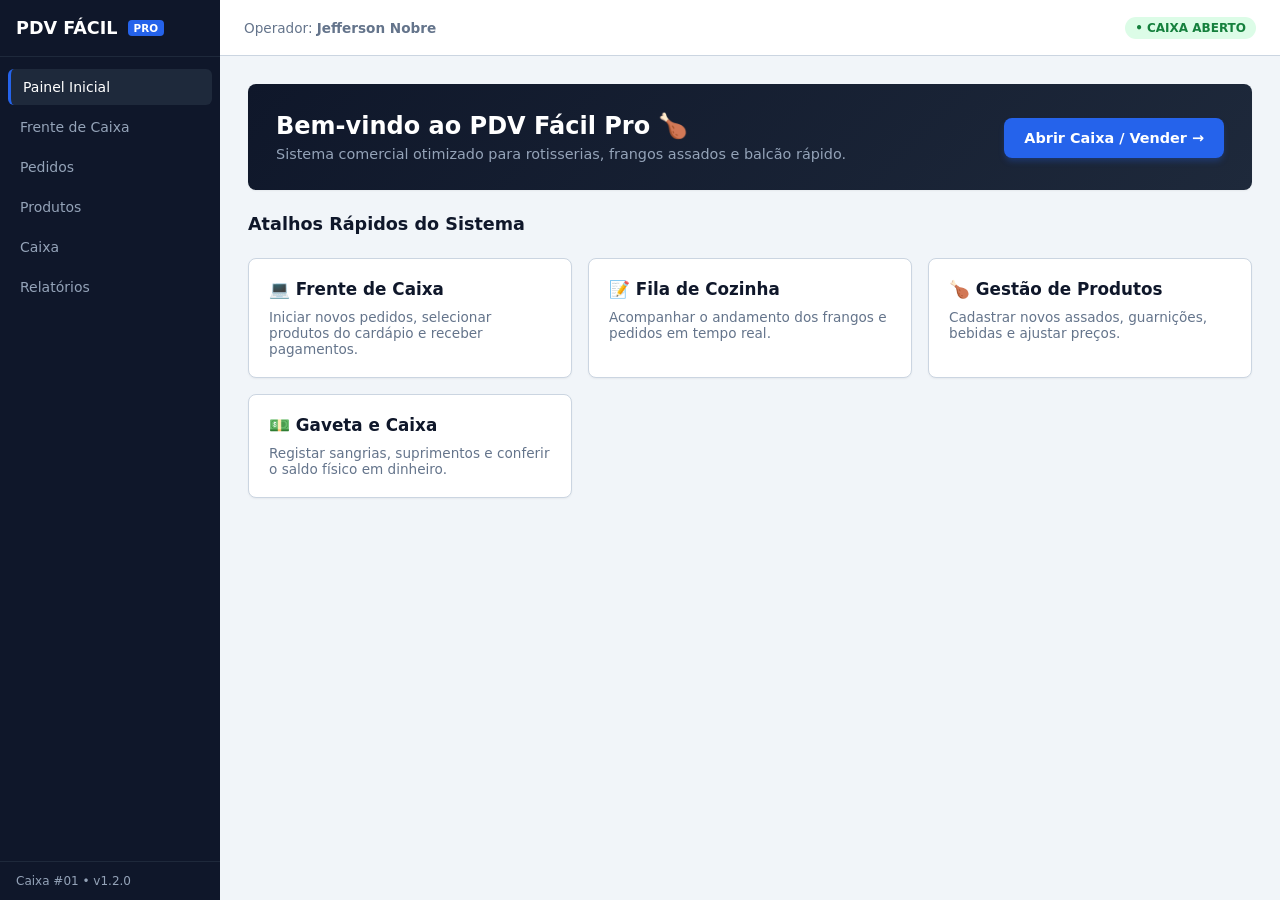
<file: index.html>
<!DOCTYPE html>
<html lang="pt-BR">
<head>
  <meta charset="UTF-8">
  <meta name="viewport" content="width=device-width, initial-scale=1.0">
  <title>PDV Fácil Pro - Painel Inicial</title>
  <style>
    *, *::before, *::after { box-sizing: border-box; margin: 0; padding: 0; }
    :root {
      --bg-app: #f1f5f9; --bg-surface: #ffffff; --bg-sidebar: #0f172a; --bg-sidebar-hover: #1e293b;
      --border-color: #cbd5e1; --primary: #2563eb; --primary-hover: #1d4ed8; --primary-light: #eff6ff;
      --success: #15803d; --success-bg: #dcfce7; --warning: #d97706; --danger: #b91c1c;
      --text-main: #0f172a; --text-muted: #64748b; --text-white: #ffffff;
      --radius-sm: 6px; --radius-md: 8px; --shadow-sm: 0 1px 2px 0 rgba(0, 0, 0, 0.05);
      --font-family: 'Inter', system-ui, -apple-system, sans-serif;
    }
    body { font-family: var(--font-family); background-color: var(--bg-app); color: var(--text-main); height: 100vh; overflow: hidden; display: flex; }
    .app-container { display: flex; width: 100vw; height: 100vh; }
    .sidebar { width: 220px; background-color: var(--bg-sidebar); color: var(--text-white); display: flex; flex-direction: column; justify-content: space-between; }
    .brand { padding: 18px 16px; font-size: 1.1rem; font-weight: 700; border-bottom: 1px solid var(--bg-sidebar-hover); display: flex; align-items: center; gap: 10px; }
    .brand-badge { background-color: var(--primary); font-size: 0.65rem; padding: 2px 6px; border-radius: 4px; text-transform: uppercase; }
    .nav-menu { list-style: none; padding: 12px 8px; display: flex; flex-direction: column; gap: 4px; }
    .nav-item a { display: flex; align-items: center; gap: 12px; padding: 10px 12px; color: #94a3b8; text-decoration: none; font-size: 0.875rem; font-weight: 500; border-radius: var(--radius-sm); }
    .nav-item a:hover, .nav-item.active a { background-color: var(--bg-sidebar-hover); color: var(--text-white); }
    .nav-item.active a { border-left: 3px solid var(--primary); }
    .system-status { padding: 12px 16px; border-top: 1px solid var(--bg-sidebar-hover); font-size: 0.75rem; color: #94a3b8; }
    .main-content { flex: 1; display: flex; flex-direction: column; overflow-y: auto; }
    .topbar { height: 56px; background-color: var(--bg-surface); border-bottom: 1px solid var(--border-color); display: flex; align-items: center; justify-content: space-between; padding: 0 24px; }
    
    .page-container { padding: 28px; display: flex; flex-direction: column; gap: 24px; max-width: 1200px; margin: 0 auto; width: 100%; }
    .welcome-banner { background: linear-gradient(135deg, #0f172a 0%, #1e293b 100%); color: white; padding: 28px; border-radius: var(--radius-md); display: flex; justify-content: space-between; align-items: center; box-shadow: var(--shadow-sm); }
    .welcome-banner h1 { font-size: 1.5rem; margin-bottom: 6px; }
    .welcome-banner p { color: #94a3b8; font-size: 0.9rem; }
    
    .quick-grid { display: grid; grid-template-columns: repeat(auto-fit, minmax(240px, 1fr)); gap: 16px; }
    .quick-card { background: var(--bg-surface); border: 1px solid var(--border-color); border-radius: var(--radius-md); padding: 20px; box-shadow: var(--shadow-sm); display: flex; flex-direction: column; gap: 10px; text-decoration: none; color: inherit; transition: transform 0.15s ease, border-color 0.15s ease; }
    .quick-card:hover { border-color: var(--primary); transform: translateY(-2px); }
    .quick-card-title { font-weight: 700; font-size: 1.05rem; display: flex; align-items: center; gap: 8px; }
    .quick-card-desc { font-size: 0.85rem; color: var(--text-muted); }
  </style>
</head>
<body>
  <div class="app-container">
    <aside class="sidebar">
      <div>
        <div class="brand"><span>PDV FÁCIL</span><span class="brand-badge">PRO</span></div>
        <ul class="nav-menu">
          <li class="nav-item active"><a href="index.html">Painel Inicial</a></li>
          <li class="nav-item"><a href="pdv.html">Frente de Caixa</a></li>
          <li class="nav-item"><a href="pedidos.html">Pedidos</a></li>
          <li class="nav-item"><a href="produtos.html">Produtos</a></li>
          <li class="nav-item"><a href="caixa.html">Caixa</a></li>
          <li class="nav-item"><a href="relatorios.html">Relatórios</a></li>
        </ul>
      </div>
      <div class="system-status">Caixa #01 &bull; v1.2.0</div>
    </aside>

    <main class="main-content">
      <header class="topbar">
        <div style="font-size: 0.85rem; color: var(--text-muted);">Operador: <strong>Jefferson Nobre</strong></div>
        <span style="background: var(--success-bg); color: var(--success); padding: 4px 10px; border-radius: 20px; font-size: 0.75rem; font-weight: 700;">&bull; CAIXA ABERTO</span>
      </header>

      <div class="page-container">
        <div class="welcome-banner">
          <div>
            <h1>Bem-vindo ao PDV Fácil Pro 🍗</h1>
            <p>Sistema comercial otimizado para rotisserias, frangos assados e balcão rápido.</p>
          </div>
          <div>
            <a href="pdv.html" style="background: var(--primary); color: white; padding: 12px 20px; border-radius: var(--radius-md); text-decoration: none; font-weight: 700; font-size: 0.9rem; box-shadow: 0 4px 6px -1px rgba(37, 99, 235, 0.3);">Abrir Caixa / Vender &rarr;</a>
          </div>
        </div>

        <h3 style="font-size: 1.1rem; color: var(--text-main);">Atalhos Rápidos do Sistema</h3>

        <div class="quick-grid">
          <a href="pdv.html" class="quick-card">
            <span class="quick-card-title">&#128187; Frente de Caixa</span>
            <span class="quick-card-desc">Iniciar novos pedidos, selecionar produtos do cardápio e receber pagamentos.</span>
          </a>
          <a href="pedidos.html" class="quick-card">
            <span class="quick-card-title">&#128221; Fila de Cozinha</span>
            <span class="quick-card-desc">Acompanhar o andamento dos frangos e pedidos em tempo real.</span>
          </a>
          <a href="produtos.html" class="quick-card">
            <span class="quick-card-title">&#127831; Gestão de Produtos</span>
            <span class="quick-card-desc">Cadastrar novos assados, guarnições, bebidas e ajustar preços.</span>
          </a>
          <a href="caixa.html" class="quick-card">
            <span class="quick-card-title">&#128181; Gaveta e Caixa</span>
            <span class="quick-card-desc">Registar sangrias, suprimentos e conferir o saldo físico em dinheiro.</span>
          </a>
        </div>
      </div>
    </main>
  </div>
  <script src="js/app.js"></script>
</body>
</html>
</file>
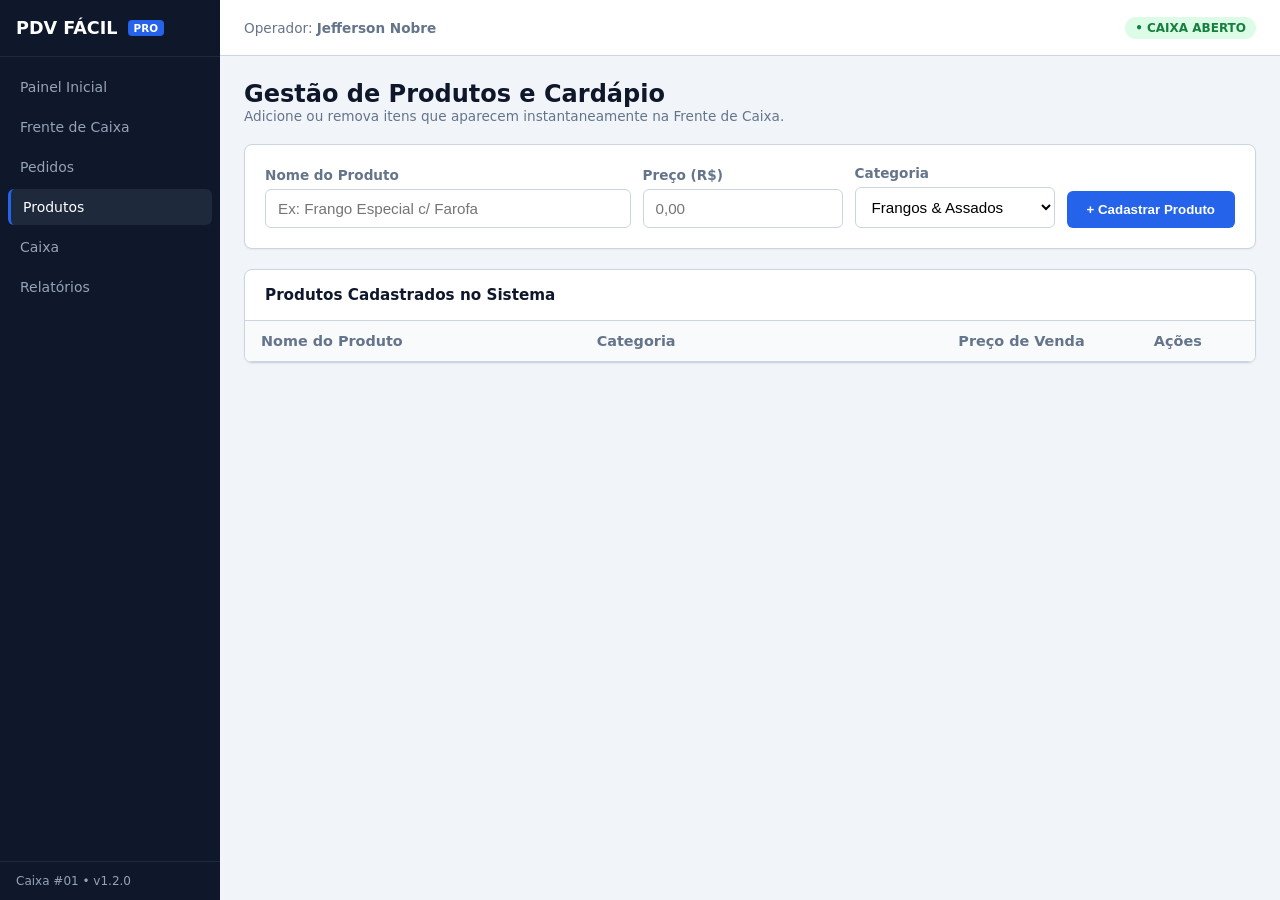
<file: caixa.html>
<!DOCTYPE html>
<html lang="pt-BR">
<head>
  <meta charset="UTF-8">
  <meta name="viewport" content="width=device-width, initial-scale=1.0">
  <title>PDV Fácil Pro - Gestão de Produtos</title>
  <style>
    *, *::before, *::after { box-sizing: border-box; margin: 0; padding: 0; }
    :root {
      --bg-app: #f1f5f9; --bg-surface: #ffffff; --bg-sidebar: #0f172a; --bg-sidebar-hover: #1e293b;
      --border-color: #cbd5e1; --primary: #2563eb; --primary-hover: #1d4ed8; --primary-light: #eff6ff;
      --success: #15803d; --success-bg: #dcfce7; --danger: #b91c1c; --danger-bg: #fee2e2;
      --text-main: #0f172a; --text-muted: #64748b; --text-white: #ffffff;
      --radius-sm: 6px; --radius-md: 8px; --shadow-sm: 0 1px 2px 0 rgba(0, 0, 0, 0.05);
      --font-family: 'Inter', system-ui, -apple-system, sans-serif;
    }
    body { font-family: var(--font-family); background-color: var(--bg-app); color: var(--text-main); height: 100vh; overflow: hidden; display: flex; }
    .app-container { display: flex; width: 100vw; height: 100vh; }
    .sidebar { width: 220px; background-color: var(--bg-sidebar); color: var(--text-white); display: flex; flex-direction: column; justify-content: space-between; }
    .brand { padding: 18px 16px; font-size: 1.1rem; font-weight: 700; border-bottom: 1px solid var(--bg-sidebar-hover); display: flex; align-items: center; gap: 10px; }
    .brand-badge { background-color: var(--primary); font-size: 0.65rem; padding: 2px 6px; border-radius: 4px; text-transform: uppercase; }
    .nav-menu { list-style: none; padding: 12px 8px; display: flex; flex-direction: column; gap: 4px; }
    .nav-item a { display: flex; align-items: center; gap: 12px; padding: 10px 12px; color: #94a3b8; text-decoration: none; font-size: 0.875rem; font-weight: 500; border-radius: var(--radius-sm); }
    .nav-item a:hover, .nav-item.active a { background-color: var(--bg-sidebar-hover); color: var(--text-white); }
    .nav-item.active a { border-left: 3px solid var(--primary); }
    .system-status { padding: 12px 16px; border-top: 1px solid var(--bg-sidebar-hover); font-size: 0.75rem; color: #94a3b8; }
    .main-content { flex: 1; display: flex; flex-direction: column; overflow-y: auto; }
    .topbar { height: 56px; background-color: var(--bg-surface); border-bottom: 1px solid var(--border-color); display: flex; align-items: center; justify-content: space-between; padding: 0 24px; }
    .page-container { padding: 24px; display: flex; flex-direction: column; gap: 20px; max-width: 1100px; margin: 0 auto; width: 100%; }
    
    .form-card { background: var(--bg-surface); border: 1px solid var(--border-color); border-radius: var(--radius-md); padding: 20px; box-shadow: var(--shadow-sm); display: flex; gap: 12px; align-items: flex-end; flex-wrap: wrap; }
    .input-group { display: flex; flex-direction: column; gap: 6px; flex: 1; min-width: 200px; }
    .input-group label { font-size: 0.85rem; font-weight: 600; color: var(--text-muted); }
    .input-group input, .input-group select { padding: 10px 12px; border: 1px solid var(--border-color); border-radius: var(--radius-sm); font-size: 0.95rem; outline: none; background: white; }
    .btn-add { padding: 11px 20px; background-color: var(--primary); color: white; border: none; border-radius: var(--radius-sm); font-weight: 700; cursor: pointer; }
    .btn-add:hover { background-color: var(--primary-hover); }

    .table-card { background: var(--bg-surface); border: 1px solid var(--border-color); border-radius: var(--radius-md); box-shadow: var(--shadow-sm); overflow: hidden; }
    .table-header { padding: 16px 20px; border-bottom: 1px solid var(--border-color); font-weight: 700; font-size: 0.95rem; }
    .prod-table { width: 100%; border-collapse: collapse; font-size: 0.9rem; }
    .prod-table th { background-color: #f8fafc; padding: 12px 16px; text-align: left; color: var(--text-muted); font-weight: 600; border-bottom: 1px solid var(--border-color); }
    .prod-table td { padding: 12px 16px; border-bottom: 1px solid #f1f5f9; }
    .btn-del { background-color: var(--danger-bg); color: var(--danger); border: none; padding: 6px 12px; border-radius: 4px; font-weight: 700; cursor: pointer; font-size: 0.8rem; }
    .btn-del:hover { background-color: #fca5a5; }
  </style>
</head>
<body>
  <div class="app-container">
    <aside class="sidebar">
      <div>
        <div class="brand"><span>PDV FÁCIL</span><span class="brand-badge">PRO</span></div>
        <ul class="nav-menu">
          <li class="nav-item"><a href="index.html">Painel Inicial</a></li>
          <li class="nav-item"><a href="pdv.html">Frente de Caixa</a></li>
          <li class="nav-item"><a href="pedidos.html">Pedidos</a></li>
          <li class="nav-item active"><a href="produtos.html">Produtos</a></li>
          <li class="nav-item"><a href="caixa.html">Caixa</a></li>
          <li class="nav-item"><a href="relatorios.html">Relatórios</a></li>
        </ul>
      </div>
      <div class="system-status">Caixa #01 &bull; v1.2.0</div>
    </aside>

    <main class="main-content">
      <header class="topbar">
        <div style="font-size: 0.85rem; color: var(--text-muted);">Operador: <strong>Jefferson Nobre</strong></div>
        <span style="background: var(--success-bg); color: var(--success); padding: 4px 10px; border-radius: 20px; font-size: 0.75rem; font-weight: 700;">&bull; CAIXA ABERTO</span>
      </header>

      <div class="page-container">
        <div>
          <h2>Gestão de Produtos e Cardápio</h2>
          <p style="font-size: 0.85rem; color: var(--text-muted);">Adicione ou remova itens que aparecem instantaneamente na Frente de Caixa.</p>
        </div>

        <!-- FORMULÁRIO DE CADASTRO -->
        <form class="form-card" onsubmit="cadastrarProduto(event)">
          <div class="input-group">
            <label>Nome do Produto</label>
            <input type="text" id="prod-nome" placeholder="Ex: Frango Especial c/ Farofa" required>
          </div>
          <div class="input-group" style="max-width: 150px;">
            <label>Preço (R$)</label>
            <input type="number" step="0.01" id="prod-preco" placeholder="0,00" required>
          </div>
          <div class="input-group" style="max-width: 180px;">
            <label>Categoria</label>
            <select id="prod-cat">
              <option value="frangos">Frangos & Assados</option>
              <option value="acompanhamentos">Acompanhamentos</option>
              <option value="bebidas">Bebidas</option>
            </select>
          </div>
          <button type="submit" class="btn-add">+ Cadastrar Produto</button>
        </form>

        <!-- TABELA DE ITENS -->
        <div class="table-card">
          <div class="table-header">Produtos Cadastrados no Sistema</div>
          <table class="prod-table">
            <thead>
              <tr>
                <th>Nome do Produto</th>
                <th>Categoria</th>
                <th style="text-align: right;">Preço de Venda</th>
                <th style="text-align: center;">Ações</th>
              </tr>
            </thead>
            <tbody id="tabela-produtos-corpo">
              <!-- Preenchido via JavaScript -->
            </tbody>
          </table>
        </div>
      </div>
    </main>
  </div>

  <script>
    function renderizarTabelaProdutos() {
      const tbody = document.getElementById('tabela-produtos-corpo');
      if (!tbody) return;

      const produtos = BancoLocal.getProdutos();
      tbody.innerHTML = '';

      if (produtos.length === 0) {
        tbody.innerHTML = '<tr><td colspan="4" style="text-align:center; color:var(--text-muted); padding:20px;">Nenhum produto cadastrado.</td></tr>';
        return;
      }

      produtos.forEach(prod => {
        const tr = document.createElement('tr');
        tr.innerHTML = `
          <td><strong>${prod.nome}</strong></td>
          <td style="text-transform: capitalize; color: var(--text-muted);">${prod.categoria || 'Geral'}</td>
          <td style="text-align: right; font-weight: 700; color: var(--success);">R$ ${prod.preco.toFixed(2).replace('.', ',')}</td>
          <td style="text-align: center;">
            <button class="btn-del" onclick="removerProduto(${prod.id})">Excluir</button>
          </td>
        `;
        tbody.appendChild(tr);
      });
    }

    function cadastrarProduto(e) {
      e.preventDefault();
      const nome = document.getElementById('prod-nome').value.trim();
      const preco = parseFloat(document.getElementById('prod-preco').value);
      const categoria = document.getElementById('prod-cat').value;

      if (!nome || isNaN(preco)) {
        alert("Preencha todos os campos corretamente.");
        return;
      }

      const produtos = BancoLocal.getProdutos();
      const novoId = produtos.length > 0 ? produtos[produtos.length - 1].id + 1 : 1;

      produtos.push({ id: novoId, nome, preco, categoria });
      localStorage.setItem('pdv_produtos', JSON.stringify(produtos));

      document.getElementById('prod-nome').value = '';
      document.getElementById('prod-preco').value = '';
      
      renderizarTabelaProdutos();
      alert("Produto cadastrado com sucesso!");
    }

    function removerProduto(id) {
      if (!confirm("Deseja realmente excluir este produto?")) return;
      let produtos = BancoLocal.getProdutos();
      produtos = produtos.filter(p => p.id !== id);
      localStorage.setItem('pdv_produtos', JSON.stringify(produtos));
      renderizarTabelaProdutos();
    }

    document.addEventListener('DOMContentLoaded', renderizarTabelaProdutos);
  </script>
  <script src="js/app.js"></script>
</body>
</html>
</file>
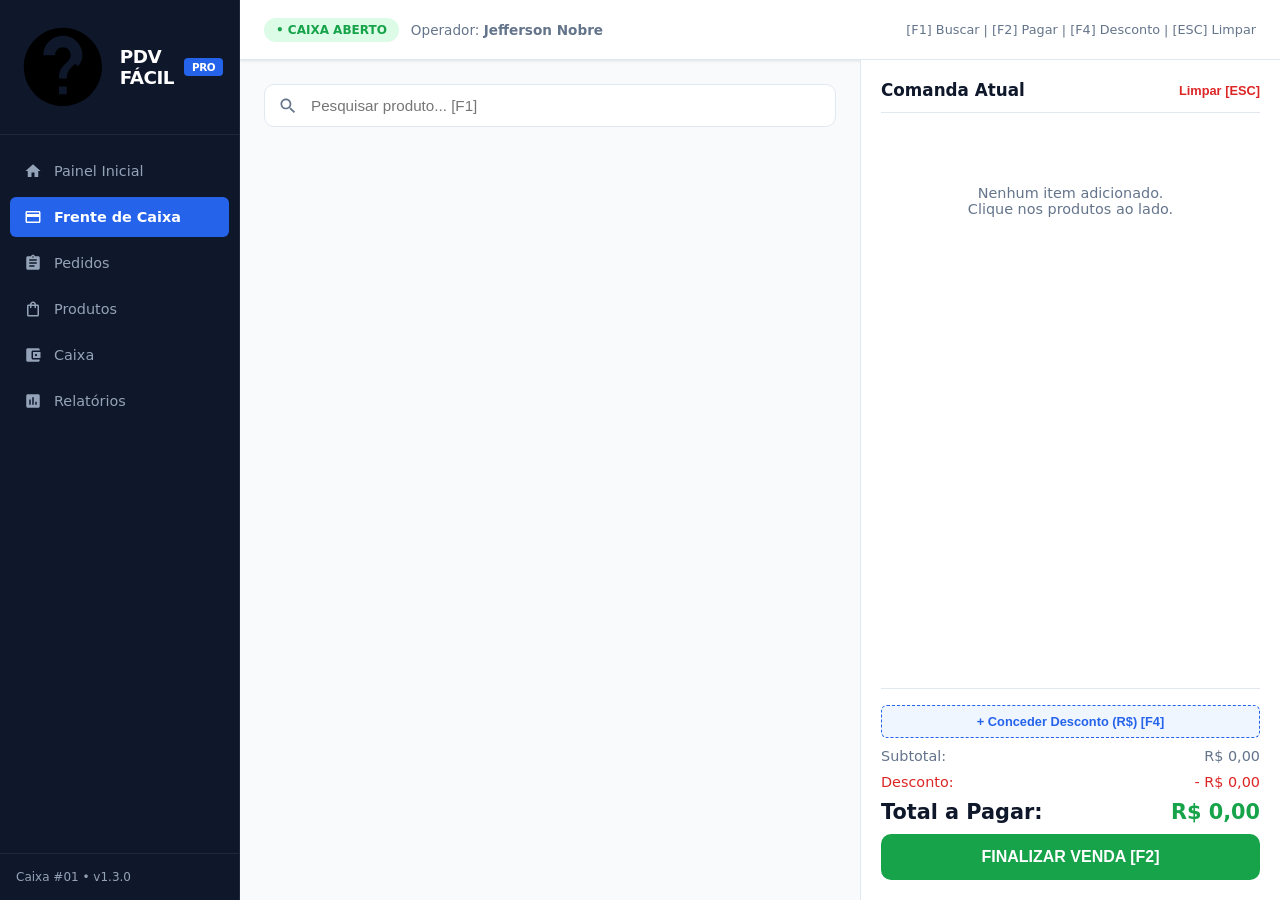
<file: pdv.html>
<!DOCTYPE html>
<html lang="pt-BR">
<head>
  <meta charset="UTF-8">
  <meta name="viewport" content="width=device-width, initial-scale=1.0">
  <title>PDV Fácil Pro - Frente de Caixa</title>
  <style>
    *, *::before, *::after { box-sizing: border-box; margin: 0; padding: 0; }
    :root {
      --bg-app: #f8fafc; --bg-surface: #ffffff; --bg-sidebar: #0f172a; --bg-sidebar-hover: #1e293b;
      --border-color: #e2e8f0; --primary: #2563eb; --primary-hover: #1d4ed8; --primary-light: #eff6ff;
      --success: #16a34a; --success-bg: #dcfce7; --warning: #d97706; --danger: #dc2626; --danger-bg: #fee2e2;
      --text-main: #0f172a; --text-muted: #64748b; --text-white: #ffffff;
      --radius-sm: 6px; --radius-md: 10px; --shadow-sm: 0 1px 3px 0 rgba(0, 0, 0, 0.1);
      --font-family: 'Inter', system-ui, -apple-system, sans-serif;
    }
    body { font-family: var(--font-family); background-color: var(--bg-app); color: var(--text-main); height: 100vh; overflow: hidden; display: flex; }
    .app-container { display: flex; width: 100vw; height: 100vh; }

    /* SIDEBAR */
    .sidebar { width: 240px; background-color: var(--bg-sidebar); color: var(--text-white); display: flex; flex-direction: column; justify-content: space-between; border-right: 1px solid #1e293b; }
    .brand { padding: 20px 16px; font-size: 1.15rem; font-weight: 700; border-bottom: 1px solid var(--bg-sidebar-hover); display: flex; align-items: center; gap: 10px; letter-spacing: -0.5px; }
    .brand-badge { background-color: var(--primary); font-size: 0.65rem; padding: 3px 8px; border-radius: 4px; text-transform: uppercase; font-weight: 800; }
    .nav-menu { list-style: none; padding: 16px 10px; display: flex; flex-direction: column; gap: 6px; }
    .nav-item a { display: flex; align-items: center; gap: 12px; padding: 11px 14px; color: #94a3b8; text-decoration: none; font-size: 0.9rem; font-weight: 500; border-radius: var(--radius-sm); transition: all 0.2s; }
    .nav-item a svg { width: 18px; height: 18px; fill: currentColor; }
    .nav-item a:hover, .nav-item.active a { background-color: var(--bg-sidebar-hover); color: var(--text-white); }
    .nav-item.active a { background-color: var(--primary); color: white; font-weight: 600; }
    .system-status { padding: 16px; border-top: 1px solid var(--bg-sidebar-hover); font-size: 0.75rem; color: #94a3b8; display: flex; align-items: center; gap: 8px; }

    /* CONTEÚDO PRINCIPAL */
    .main-content { flex: 1; display: flex; flex-direction: column; overflow: hidden; }
    .topbar { height: 60px; background-color: var(--bg-surface); border-bottom: 1px solid var(--border-color); display: flex; align-items: center; justify-content: space-between; padding: 0 24px; box-shadow: var(--shadow-sm); }
    
    .pdv-grid { display: grid; grid-template-columns: 1fr 420px; flex: 1; overflow: hidden; }
    @media (max-width: 1024px) { .pdv-grid { grid-template-columns: 1fr; } }

    /* PRODUTOS */
    .products-panel { padding: 24px; overflow-y: auto; display: flex; flex-direction: column; gap: 20px; }
    .search-wrapper { position: relative; width: 100%; }
    .search-wrapper svg { position: absolute; left: 14px; top: 50%; transform: translateY(-50%); width: 20px; height: 20px; fill: var(--text-muted); }
    .search-box { width: 100%; padding: 12px 16px 12px 46px; border: 1px solid var(--border-color); border-radius: var(--radius-md); font-size: 0.95rem; outline: none; background: white; }

    .produtos-grid { display: grid; grid-template-columns: repeat(auto-fill, minmax(200px, 1fr)); gap: 16px; }
    .produto-card-pdv { background: #ffffff; border: 1px solid var(--border-color); padding: 18px; border-radius: var(--radius-md); cursor: pointer; text-align: left; box-shadow: var(--shadow-sm); transition: all 0.2s ease; display: flex; flex-direction: column; justify-content: space-between; gap: 8px; }
    .produto-card-pdv:hover { border-color: var(--primary); transform: translateY(-2px); }
    .stock-badge { font-size: 0.75rem; color: var(--text-muted); }
    .stock-badge.low { color: var(--danger); font-weight: bold; }

    /* CARRINHO */
    .cart-panel { background: var(--bg-surface); border-left: 1px solid var(--border-color); display: flex; flex-direction: column; justify-content: space-between; padding: 20px; }
    .cart-header { font-size: 1.05rem; font-weight: 700; border-bottom: 1px solid var(--border-color); padding-bottom: 12px; display: flex; justify-content: space-between; align-items: center; }
    .cart-items-list { flex: 1; overflow-y: auto; margin: 12px 0; display: flex; flex-direction: column; gap: 8px; }
    .cart-item-row { display: flex; justify-content: space-between; align-items: center; padding: 12px; background: #f8fafc; border-radius: var(--radius-sm); font-size: 0.875rem; border: 1px solid var(--border-color); }
    
    .cart-footer { border-top: 1px solid var(--border-color); padding-top: 16px; display: flex; flex-direction: column; gap: 10px; }
    .summary-line { display: flex; justify-content: space-between; font-size: 0.9rem; color: var(--text-muted); }
    .total-row { display: flex; justify-content: space-between; align-items: center; font-size: 1.3rem; font-weight: 800; }
    .total-val { color: var(--success); }

    .btn-checkout { width: 100%; padding: 14px; background-color: var(--success); color: white; border: none; border-radius: var(--radius-md); font-size: 1rem; font-weight: 800; cursor: pointer; text-transform: uppercase; display: flex; align-items: center; justify-content: center; gap: 8px; }
    .btn-discount { padding: 8px 12px; background-color: var(--primary-light); color: var(--primary); border: 1px dashed var(--primary); border-radius: var(--radius-sm); font-weight: 700; font-size: 0.8rem; cursor: pointer; text-align: center; }

    /* MODAL DE CHECKOUT & CALCULADORA DE TROCO */
    .modal-overlay { position: fixed; top: 0; left: 0; width: 100vw; height: 100vh; background: rgba(15, 23, 42, 0.7); display: flex; align-items: center; justify-content: center; z-index: 999; }
    .modal-card { background: white; width: 480px; max-width: 95vw; border-radius: 12px; padding: 24px; box-shadow: 0 20px 25px -5px rgba(0,0,0,0.1); display: flex; flex-direction: column; gap: 16px; }
    .calc-row { display: flex; flex-direction: column; gap: 6px; }
    .calc-row label { font-size: 0.85rem; font-weight: 600; color: var(--text-muted); }
    .calc-row input, .calc-row select { padding: 12px; border: 1px solid var(--border-color); border-radius: var(--radius-sm); font-size: 1.1rem; font-weight: 700; outline: none; }
    .troco-box { background: var(--success-bg); color: var(--success); padding: 16px; border-radius: 8px; display: flex; justify-content: space-between; align-items: center; font-size: 1.2rem; font-weight: 800; }

    /* CUPOM TÉRMICO DE IMPRESSÃO */
    #cupom-impressao { display: none; }
    @media print {
      body * { visibility: hidden; }
      #cupom-impressao, #cupom-impressao * { visibility: visible; }
      #cupom-impressao { display: block; position: absolute; left: 0; top: 0; width: 80mm; font-family: monospace; font-size: 12px; color: black; padding: 10px; }
      .cupom-header { text-align: center; border-bottom: 1px dashed #000; padding-bottom: 8px; margin-bottom: 8px; }
      .cupom-item { display: flex; justify-content: space-between; margin-bottom: 4px; }
      .cupom-total { border-top: 1px dashed #000; margin-top: 8px; padding-top: 8px; font-weight: bold; }
    }
  </style>
</head>
<body>

  <div class="app-container">
    <!-- SIDEBAR -->
    <aside class="sidebar">
      <div>
        <div class="brand">
          <svg viewBox="0 0 24 24"><path d="M12 2C6.48 2 2 6.48 2 12s4.48 10 10 10 10-4.48 10-10S17.52 2 12 2zm1 17h-2v-2h2v2zm2.07-7.75l-.9.92C13.45 12.9 13 13.5 13 15h-2v-.5c0-1.1.45-2.1 1.17-2.83l1.24-1.26c.37-.36.59-.86.59-1.41 0-1.1-.9-2-2-2s-2 .9-2 2H7c0-2.76 2.24-5 5-5s5 2.24 5 5c0 1.02-.42 1.95-1.07 2.75z"/></svg>
          <span>PDV FÁCIL</span>
          <span class="brand-badge">PRO</span>
        </div>
        <ul class="nav-menu">
          <li class="nav-item"><a href="index.html"><svg viewBox="0 0 24 24"><path d="M10 20v-6h4v6h5v-8h3L12 3 2 12h3v8z"/></svg> Painel Inicial</a></li>
          <li class="nav-item active"><a href="pdv.html"><svg viewBox="0 0 24 24"><path d="M20 4H4c-1.11 0-1.99.89-1.99 2L2 18c0 1.11.89 2 2 2h16c1.11 0 2-.89 2-2V6c0-1.11-.89-2-2-2zm0 14H4v-6h16v6zm0-10H4V6h16v2z"/></svg> Frente de Caixa</a></li>
          <li class="nav-item"><a href="pedidos.html"><svg viewBox="0 0 24 24"><path d="M19 3h-4.18C14.4 1.84 13.3 1 12 1c-1.3 0-2.4.84-2.82 2H5c-1.1 0-2 .9-2 2v14c0 1.1.9 2 2 2h14c1.1 0 2-.9 2-2V5c0-1.1-.9-2-2-2zm-7 0c.55 0 1 .45 1 1s-.45 1-1 1-1-.45-1-1 .45-1 1-1zm2 14H7v-2h7v2zm3-4H7v-2h10v2zm0-4H7V7h10v2z"/></svg> Pedidos</a></li>
          <li class="nav-item"><a href="produtos.html"><svg viewBox="0 0 24 24"><path d="M18 6h-2c0-2.21-1.79-4-4-4S8 3.79 8 6H6c-1.1 0-2 .9-2 2v12c0 1.1.9 2 2 2h12c1.1 0 2-.9 2-2V8c0-1.1-.9-2-2-2zm-6-2c1.1 0 2 .9 2 2h-4c0-1.1.9-2 2-2zm6 16H6V8h2v2c0 .55.45 1 1 1s1-.45 1-1V8h4v2c0 .55.45 1 1 1s1-.45 1-1V8h2v12z"/></svg> Produtos</a></li>
          <li class="nav-item"><a href="caixa.html"><svg viewBox="0 0 24 24"><path d="M21 18v1c0 1.1-.9 2-2 2H5c-1.11 0-2-.9-2-2V5c0-1.1.89-2 2-2h14c1.1 0 2 .9 2 2v1h-9c-1.11 0-2 .9-2 2v8c0 1.1.89 2 2 2h9zm-9-2h10V8H12v8zm4-2.5c-.83 0-1.5-.67-1.5-1.5s.67-1.5 1.5-1.5 1.5.67 1.5 1.5-.67 1.5-1.5 1.5z"/></svg> Caixa</a></li>
          <li class="nav-item"><a href="relatorios.html"><svg viewBox="0 0 24 24"><path d="M19 3H5c-1.1 0-2 .9-2 2v14c0 1.1.9 2 2 2h14c1.1 0 2-.9 2-2V5c0-1.1-.9-2-2-2zM9 17H7v-7h2v7zm4 0h-2V7h2v10zm4 0h-2v-4h2v4z"/></svg> Relatórios</a></li>
        </ul>
      </div>
      <div class="system-status">Caixa #01 &bull; v1.3.0</div>
    </aside>

    <!-- CONTEÚDO PRINCIPAL -->
    <main class="main-content">
      <header class="topbar">
        <div style="display: flex; align-items: center; gap: 12px;">
          <span style="background: var(--success-bg); color: var(--success); padding: 5px 12px; border-radius: 20px; font-size: 0.75rem; font-weight: 700;">&bull; CAIXA ABERTO</span>
          <span style="font-size: 0.85rem; color: var(--text-muted);">Operador: <strong>Jefferson Nobre</strong></span>
        </div>
        <div style="font-size: 0.8rem; color: var(--text-muted);">
          [F1] Buscar | [F2] Pagar | [F4] Desconto | [ESC] Limpar
        </div>
      </header>

      <div class="pdv-grid">
        <!-- PAINEL DE PRODUTOS -->
        <section class="products-panel">
          <div class="search-wrapper">
            <svg viewBox="0 0 24 24"><path d="M15.5 14h-.79l-.28-.27C15.41 12.59 16 11.11 16 9.5 16 5.91 13.09 3 9.5 3S3 5.91 3 9.5 5.91 16 9.5 16c1.61 0 3.09-.59 4.23-1.57l.27.28v.79l5 4.99L20.49 19l-4.99-5zm-6 0C7.01 14 5 11.99 5 9.5S7.01 5 9.5 5 14 7.01 14 9.5 11.99 14 9.5 14z"/></svg>
            <input type="text" id="input-busca" class="search-box" placeholder="Pesquisar produto... [F1]" onkeyup="filtrarProdutos()">
          </div>
          
          <div class="produtos-grid" id="grid-produtos"></div>
        </section>

        <!-- CARRINHO -->
        <section class="cart-panel">
          <div>
            <div class="cart-header">
              <span>Comanda Atual</span>
              <button onclick="limparComanda()" style="background: none; border: none; color: var(--danger); font-size: 0.8rem; font-weight: bold; cursor: pointer;">Limpar [ESC]</button>
            </div>
            
            <div class="cart-items-list" id="lista-carrinho">
              <div style="color: var(--text-muted); text-align: center; margin-top: 60px; font-size: 0.9rem;">
                Nenhum item adicionado.<br>Clique nos produtos ao lado.
              </div>
            </div>
          </div>

          <div class="cart-footer">
            <button class="btn-discount" onclick="aplicarDescontoPrompt()">+ Conceder Desconto (R$) [F4]</button>

            <div class="summary-line">
              <span>Subtotal:</span>
              <span id="span-subtotal">R$ 0,00</span>
            </div>
            <div class="summary-line" style="color: var(--danger);">
              <span>Desconto:</span>
              <span id="span-desconto">- R$ 0,00</span>
            </div>

            <div class="total-row">
              <span>Total a Pagar:</span>
              <span class="total-val" id="span-total">R$ 0,00</span>
            </div>

            <button class="btn-checkout" onclick="abrirModalPagamento()">Finalizar Venda [F2]</button>
          </div>
        </section>
      </div>
    </main>
  </div>

  <!-- MODAL DE CHECKOUT & CALCULADORA DE TROCO -->
  <div id="modal-checkout" class="modal-overlay" style="display: none;">
    <div class="modal-card">
      <h2>Pagamento & Finalização</h2>
      
      <div class="calc-row">
        <label>Forma de Pagamento:</label>
        <select id="modal-forma-pagamento" onchange="alternarCampoTroco()">
          <option value="dinheiro">Dinheiro</option>
          <option value="pix">PIX</option>
          <option value="cartao">Cartão Débito / Crédito</option>
        </select>
      </div>

      <div class="calc-row" id="group-valor-recebido">
        <label>Valor Entregue pelo Cliente (R$):</label>
        <input type="number" step="0.01" id="input-valor-recebido" placeholder="0,00" oninput="calcularTrocoVisual()">
      </div>

      <div class="troco-box" id="box-troco">
        <span>Troco a Devolver:</span>
        <span id="span-troco-val">R$ 0,00</span>
      </div>

      <div class="calc-row">
        <label>Nome / Identificação do Cliente (Opcional):</label>
        <input type="text" id="input-nome-cliente" placeholder="Ex: João da Silva">
      </div>

      <div style="display: flex; gap: 10px; margin-top: 10px;">
        <button onclick="fecharModalPagamento()" style="flex: 1; padding: 12px; background: #e2e8f0; border: none; border-radius: 6px; font-weight: bold; cursor: pointer;">Cancelar</button>
        <button onclick="confirmarVendaEImprimir()" style="flex: 2; padding: 12px; background: var(--success); color: white; border: none; border-radius: 6px; font-weight: bold; cursor: pointer;">Confirmar & Imprimir Cupom</button>
      </div>
    </div>
  </div>

  <!-- CONTAINER DE IMPRESSÃO DO CUPOM TÉRMICO -->
  <div id="cupom-impressao"></div>

  <script src="js/app.js"></script>
  <script>
    let comanda = [];
    let valorDesconto = 0;

    function carregarProdutosPDV() {
      const container = document.getElementById('grid-produtos');
      if (!container) return;
      const produtos = BancoLocal.getProdutos();
      container.innerHTML = '';

      produtos.forEach(prod => {
        const card = document.createElement('div');
        card.className = 'produto-card-pdv';
        const estoqueText = prod.estoque !== undefined ? `Estoque: ${prod.estoque}` : 'Em estoque';
        const estoqueClass = (prod.estoque !== undefined && prod.estoque <= 5) ? 'stock-badge low' : 'stock-badge';

        card.innerHTML = `
          <div>
            <strong style="font-size: 0.95rem;">${prod.nome}</strong><br>
            <span class="${estoqueClass}">${estoqueText}</span>
          </div>
          <span style="color: var(--success); font-weight: 800; font-size: 1.1rem;">R$ ${prod.preco.toFixed(2).replace('.', ',')}</span>
        `;
        card.onclick = () => adicionarAoCarrinho(prod);
        container.appendChild(card);
      });
    }

    function adicionarAoCarrinho(produto) {
      if (produto.estoque !== undefined && produto.estoque <= 0) {
        alert("Produto sem estoque disponível!");
        return;
      }

      const itemExistente = comanda.find(item => item.id === produto.id);
      if (itemExistente) {
        if (produto.estoque !== undefined && itemExistente.qtd + 1 > produto.estoque) {
          alert("Quantidade excede o estoque disponível!");
          return;
        }
        itemExistente.qtd += 1;
      } else {
        comanda.push({ id: produto.id, nome: produto.nome, preco: produto.preco, qtd: 1 });
      }
      atualizarCarrinhoVisual();
    }

    function alterarQtd(id, delta) {
      const item = comanda.find(i => i.id === id);
      if (item) {
        item.qtd += delta;
        if (item.qtd <= 0) comanda = comanda.filter(i => i.id !== id);
      }
      atualizarCarrinhoVisual();
    }

    function atualizarCarrinhoVisual() {
      const lista = document.getElementById('lista-carrinho');
      if (!lista) return;

      if (comanda.length === 0) {
        lista.innerHTML = '<div style="color: var(--text-muted); text-align: center; margin-top: 60px; font-size: 0.9rem;">Nenhum item adicionado.<br>Clique nos produtos ao lado.</div>';
        valorDesconto = 0;
        renderizarTotais(0, 0);
        return;
      }

      lista.innerHTML = '';
      let subtotal = 0;

      comanda.forEach(item => {
        subtotal += item.preco * item.qtd;
        const row = document.createElement('div');
        row.className = 'cart-item-row';
        row.innerHTML = `
          <div style="flex: 1;">
            <strong>${item.nome}</strong><br>
            <span style="font-size: 0.75rem; color: var(--text-muted);">R$ ${item.preco.toFixed(2).replace('.', ',')} un</span>
          </div>
          <div style="display: flex; align-items: center; gap: 6px;">
            <button onclick="alterarQtd(${item.id}, -1)" style="padding: 2px 8px; background: #e2e8f0; border: none; border-radius: 4px; cursor: pointer; font-weight: bold;">-</button>
            <span style="font-weight: 700; min-width: 18px; text-align: center;">${item.qtd}</span>
            <button onclick="alterarQtd(${item.id}, 1)" style="padding: 2px 8px; background: #e2e8f0; border: none; border-radius: 4px; cursor: pointer; font-weight: bold;">+</button>
          </div>
        `;
        lista.appendChild(row);
      });

      renderizarTotais(subtotal, valorDesconto);
    }

    function renderizarTotais(subtotal, desconto) {
      const totalFinal = Math.max(0, subtotal - desconto);
      document.getElementById('span-subtotal').innerText = `R$ ${subtotal.toFixed(2).replace('.', ',')}`;
      document.getElementById('span-desconto').innerText = `- R$ ${desconto.toFixed(2).replace('.', ',')}`;
      document.getElementById('span-total').innerText = `R$ ${totalFinal.toFixed(2).replace('.', ',')}`;
    }

    function aplicarDescontoPrompt() {
      if (comanda.length === 0) return;
      const valStr = prompt("Digite o valor do desconto (R$):");
      if (!valStr) return;
      const desc = parseFloat(valStr.replace(',', '.'));
      if (isNaN(desc) || desc < 0) { alert("Valor de desconto inválido!"); return; }
      
      valorDesconto = desc;
      atualizarCarrinhoVisual();
    }

    function abrirModalPagamento() {
      if (comanda.length === 0) { alert("A comanda está vazia!"); return; }
      document.getElementById('modal-checkout').style.display = 'flex';
      alternarCampoTroco();
    }

    function fecharModalPagamento() {
      document.getElementById('modal-checkout').style.display = 'none';
    }

    function alternarCampoTroco() {
      const forma = document.getElementById('modal-forma-pagamento').value;
      const groupTroco = document.getElementById('group-valor-recebido');
      const boxTroco = document.getElementById('box-troco');

      if (forma === 'dinheiro') {
        groupTroco.style.display = 'flex';
        boxTroco.style.display = 'flex';
        calcularTrocoVisual();
      } else {
        groupTroco.style.display = 'none';
        boxTroco.style.display = 'none';
      }
    }

    function calcularTrocoVisual() {
      const subtotal = comanda.reduce((acc, i) => acc + (i.preco * i.qtd), 0);
      const totalFinal = Math.max(0, subtotal - valorDesconto);
      const valorRecebido = parseFloat(document.getElementById('input-valor-recebido').value) || 0;
      const troco = Math.max(0, valorRecebido - totalFinal);

      document.getElementById('span-troco-val').innerText = `R$ ${troco.toFixed(2).replace('.', ',')}`;
    }

    function confirmarVendaEImprimir() {
      const subtotal = comanda.reduce((acc, i) => acc + (i.preco * i.qtd), 0);
      const totalFinal = Math.max(0, subtotal - valorDesconto);
      const formaPagamento = document.getElementById('modal-forma-pagamento').value;
      const valorRecebido = parseFloat(document.getElementById('input-valor-recebido').value) || totalFinal;
      const troco = Math.max(0, valorRecebido - totalFinal);
      const cliente = document.getElementById('input-nome-cliente').value || "Consumidor Final";

      if (formaPagamento === 'dinheiro' && valorRecebido < totalFinal) {
        alert("O valor recebido é menor que o total da venda!");
        return;
      }

      // Grava no banco local centralizado
      const pedido = BancoLocal.salvarVenda(comanda, subtotal, valorDesconto, totalFinal, formaPagamento, valorRecebido, troco, cliente);

      // Gera e imprime cupom não fiscal
      gerarCupomNaoFiscal(pedido);
      
      fecharModalPagamento();
      limparComanda();
      carregarProdutosPDV(); // Atualiza a tela com o estoque abatido
      
      window.print(); // Dispara o diálogo de impressão do navegador / impressora térmica
    }

    function gerarCupomNaoFiscal(pedido) {
      const container = document.getElementById('cupom-impressao');
      let itensHtml = '';

      pedido.itens.forEach(item => {
        itensHtml += `
          <div class="cupom-item">
            <span>${item.qtd}x ${item.nome}</span>
            <span>R$ ${(item.preco * item.qtd).toFixed(2)}</span>
          </div>
        `;
      });

      container.innerHTML = `
        <div class="cupom-header">
          <strong>PDV FÁCIL PRO</strong><br>
          Comprovante Não Fiscal<br>
          ${pedido.data} ${pedido.hora} - ${pedido.id}
        </div>
        <div><strong>Cliente:</strong> ${pedido.cliente}</div>
        <hr style="border: 0.5px dashed #000; margin: 6px 0;">
        ${itensHtml}
        <div class="cupom-total">
          <div class="cupom-item"><span>Subtotal:</span><span>R$ ${pedido.subtotal.toFixed(2)}</span></div>
          <div class="cupom-item"><span>Desconto:</span><span>R$ ${pedido.desconto.toFixed(2)}</span></div>
          <div class="cupom-item" style="font-size: 14px;"><span>TOTAL:</span><span>R$ ${pedido.total.toFixed(2)}</span></div>
          <div class="cupom-item"><span>Forma Pgto:</span><span style="text-transform:uppercase;">${pedido.formaPagamento}</span></div>
          ${pedido.formaPagamento === 'dinheiro' ? `<div class="cupom-item"><span>Troco:</span><span>R$ ${pedido.troco.toFixed(2)}</span></div>` : ''}
        </div>
        <div style="text-align: center; margin-top: 12px; font-size: 10px;">
          Obrigado pela preferência!
        </div>
      `;
    }

    function limparComanda() {
      comanda = [];
      valorDesconto = 0;
      atualizarCarrinhoVisual();
    }

    function filtrarProdutos() {
      const termo = document.getElementById('input-busca').value.toLowerCase();
      document.querySelectorAll('.produto-card-pdv').forEach(card => {
        const nome = card.querySelector('strong').innerText.toLowerCase();
        card.style.display = nome.includes(termo) ? 'flex' : 'none';
      });
    }

    // Atalhos do Teclado Profissionais
    document.addEventListener('keydown', e => {
      if (e.key === 'F1') {
        e.preventDefault();
        document.getElementById('input-busca').focus();
      } else if (e.key === 'F2') {
        e.preventDefault();
        abrirModalPagamento();
      } else if (e.key === 'F4') {
        e.preventDefault();
        aplicarDescontoPrompt();
      } else if (e.key === 'Escape') {
        fecharModalPagamento();
        limparComanda();
      }
    });

    document.addEventListener('DOMContentLoaded', () => {
      carregarProdutosPDV();
    });
  </script>
</body>
</html>
</file>
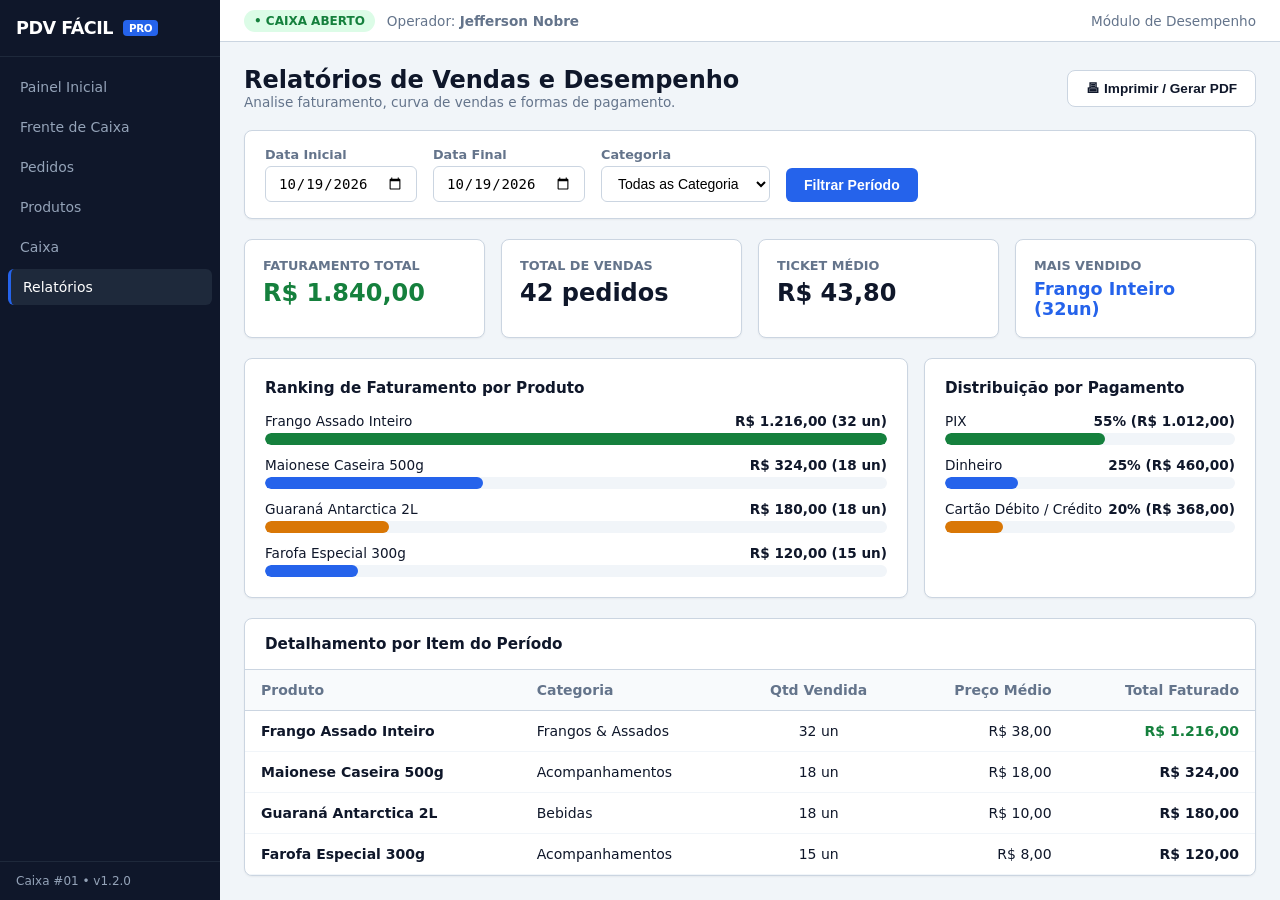
<file: relatorios.html>
<!DOCTYPE html>
<html lang="pt-BR">
<head>
  <meta charset="UTF-8">
  <meta name="viewport" content="width=device-width, initial-scale=1.0">
  <title>PDV Fácil Pro - Relatórios Gerenciais</title>
  <style>
    /* ==========================================================================
       PDV FÁCIL PRO - RELATÓRIOS GERENCIAIS
       ========================================================================== */
    *, *::before, *::after {
      box-sizing: border-box;
      margin: 0;
      padding: 0;
    }

    :root {
      --bg-app: #f1f5f9;
      --bg-surface: #ffffff;
      --bg-sidebar: #0f172a;
      --bg-sidebar-hover: #1e293b;
      --border-color: #cbd5e1;

      --primary: #2563eb;
      --primary-hover: #1d4ed8;
      --primary-light: #eff6ff;

      --success: #15803d;
      --success-bg: #dcfce7;
      --warning: #d97706;
      --warning-bg: #fef3c7;
      --danger: #b91c1c;
      --danger-bg: #fee2e2;

      --text-main: #0f172a;
      --text-muted: #64748b;
      --text-white: #ffffff;

      --radius-sm: 6px;
      --radius-md: 8px;
      --radius-lg: 12px;

      --shadow-sm: 0 1px 2px 0 rgba(0, 0, 0, 0.05);
      --shadow-md: 0 4px 6px -1px rgba(0, 0, 0, 0.1);
      --font-family: 'Inter', system-ui, -apple-system, BlinkMacSystemFont, "Segoe UI", Roboto, sans-serif;
    }

    body {
      font-family: var(--font-family);
      background-color: var(--bg-app);
      color: var(--text-main);
      height: 100vh;
      overflow: hidden;
      display: flex;
    }

    .app-container {
      display: flex;
      width: 100vw;
      height: 100vh;
    }

    /* SIDEBAR */
    .sidebar {
      width: 220px;
      background-color: var(--bg-sidebar);
      color: var(--text-white);
      display: flex;
      flex-direction: column;
      justify-content: space-between;
    }

    .brand {
      padding: 18px 16px;
      font-size: 1.1rem;
      font-weight: 700;
      letter-spacing: -0.5px;
      border-bottom: 1px solid var(--bg-sidebar-hover);
      display: flex;
      align-items: center;
      gap: 10px;
    }

    .brand-badge {
      background-color: var(--primary);
      font-size: 0.65rem;
      padding: 2px 6px;
      border-radius: 4px;
      text-transform: uppercase;
    }

    .nav-menu {
      list-style: none;
      padding: 12px 8px;
      display: flex;
      flex-direction: column;
      gap: 4px;
    }

    .nav-item a {
      display: flex;
      align-items: center;
      gap: 12px;
      padding: 10px 12px;
      color: #94a3b8;
      text-decoration: none;
      font-size: 0.875rem;
      font-weight: 500;
      border-radius: var(--radius-sm);
      transition: all 0.15s ease;
    }

    .nav-item a:hover, .nav-item.active a {
      background-color: var(--bg-sidebar-hover);
      color: var(--text-white);
    }

    .nav-item.active a {
      border-left: 3px solid var(--primary);
    }

    .system-status {
      padding: 12px 16px;
      border-top: 1px solid var(--bg-sidebar-hover);
      font-size: 0.75rem;
      color: #94a3b8;
    }

    /* CONTEÚDO PRINCIPAL */
    .main-content {
      flex: 1;
      display: flex;
      flex-direction: column;
      overflow-y: auto;
    }

    .topbar {
      height: 56px;
      background-color: var(--bg-surface);
      border-bottom: 1px solid var(--border-color);
      display: flex;
      align-items: center;
      justify-content: space-between;
      padding: 0 24px;
    }

    .status-badge {
      display: inline-flex;
      align-items: center;
      gap: 6px;
      padding: 4px 10px;
      border-radius: 20px;
      font-size: 0.75rem;
      font-weight: 600;
    }

    .status-badge.open {
      background-color: var(--success-bg);
      color: var(--success);
    }

    .reports-container {
      padding: 24px;
      display: flex;
      flex-direction: column;
      gap: 20px;
      max-width: 1200px;
      margin: 0 auto;
      width: 100%;
    }

    .header-actions {
      display: flex;
      justify-content: space-between;
      align-items: center;
      flex-wrap: wrap;
      gap: 12px;
    }

    .btn-print {
      background-color: var(--bg-surface);
      color: var(--text-main);
      border: 1px solid var(--border-color);
      padding: 10px 18px;
      border-radius: var(--radius-md);
      font-weight: 700;
      font-size: 0.85rem;
      cursor: pointer;
      display: flex;
      align-items: center;
      gap: 8px;
    }

    .btn-print:hover {
      background-color: var(--bg-app);
      border-color: var(--primary);
    }

    /* FILTROS DE DATA E PERÍODO */
    .filter-card {
      background: var(--bg-surface);
      border: 1px solid var(--border-color);
      border-radius: var(--radius-md);
      padding: 16px 20px;
      display: flex;
      align-items: flex-end;
      gap: 16px;
      flex-wrap: wrap;
      box-shadow: var(--shadow-sm);
    }

    .filter-field {
      display: flex;
      flex-direction: column;
      gap: 4px;
    }

    .filter-field label {
      font-size: 0.8rem;
      font-weight: 600;
      color: var(--text-muted);
    }

    .filter-field input, .filter-field select {
      padding: 8px 12px;
      border: 1px solid var(--border-color);
      border-radius: var(--radius-sm);
      font-size: 0.875rem;
      outline: none;
      background: white;
    }

    .btn-apply {
      padding: 9px 18px;
      background-color: var(--primary);
      color: white;
      border: none;
      border-radius: var(--radius-sm);
      font-weight: 700;
      font-size: 0.875rem;
      cursor: pointer;
    }

    /* METRICAS SUMMARY */
    .kpi-grid {
      display: grid;
      grid-template-columns: repeat(auto-fit, minmax(220px, 1fr));
      gap: 16px;
    }

    .kpi-card {
      background: var(--bg-surface);
      border: 1px solid var(--border-color);
      border-radius: var(--radius-md);
      padding: 18px;
      box-shadow: var(--shadow-sm);
      display: flex;
      flex-direction: column;
      gap: 6px;
    }

    .kpi-title {
      font-size: 0.8rem;
      font-weight: 600;
      color: var(--text-muted);
      text-transform: uppercase;
    }

    .kpi-val {
      font-size: 1.5rem;
      font-weight: 800;
    }

    .kpi-val.green { color: var(--success); }

    /* GRÁFICO VISUAL EM HTML/CSS */
    .charts-grid {
      display: grid;
      grid-template-columns: 2fr 1fr;
      gap: 16px;
    }

    @media (max-width: 900px) {
      .charts-grid { grid-template-columns: 1fr; }
    }

    .chart-card {
      background: var(--bg-surface);
      border: 1px solid var(--border-color);
      border-radius: var(--radius-md);
      padding: 20px;
      box-shadow: var(--shadow-sm);
      display: flex;
      flex-direction: column;
      gap: 16px;
    }

    .chart-title {
      font-size: 0.95rem;
      font-weight: 700;
      color: var(--text-main);
    }

    .bar-chart {
      display: flex;
      flex-direction: column;
      gap: 12px;
    }

    .bar-item {
      display: flex;
      flex-direction: column;
      gap: 4px;
    }

    .bar-info {
      display: flex;
      justify-content: space-between;
      font-size: 0.85rem;
    }

    .bar-bg {
      background: #f1f5f9;
      height: 12px;
      border-radius: 6px;
      overflow: hidden;
    }

    .bar-fill {
      height: 100%;
      background-color: var(--primary);
      border-radius: 6px;
    }

    .bar-fill.green { background-color: var(--success); }
    .bar-fill.amber { background-color: var(--warning); }

    /* TABELA DE VENDAS POR ITEM */
    .table-card {
      background: var(--bg-surface);
      border: 1px solid var(--border-color);
      border-radius: var(--radius-md);
      box-shadow: var(--shadow-sm);
      overflow: hidden;
    }

    .table-card-header {
      padding: 16px 20px;
      border-bottom: 1px solid var(--border-color);
      font-weight: 700;
      font-size: 0.95rem;
    }

    .reports-table {
      width: 100%;
      border-collapse: collapse;
      font-size: 0.875rem;
    }

    .reports-table th {
      background-color: #f8fafc;
      padding: 12px 16px;
      text-align: left;
      color: var(--text-muted);
      font-weight: 600;
      border-bottom: 1px solid var(--border-color);
    }

    .reports-table td {
      padding: 12px 16px;
      border-bottom: 1px solid #f1f5f9;
    }

    /* FORMATO DE IMPRESSÃO */
    @media print {
      .sidebar, .topbar, .filter-card, .btn-print { display: none !important; }
      body { background: white; }
      .app-container, .main-content { height: auto; overflow: visible; }
    }
  </style>
</head>
<body>

  <div class="app-container">
    <!-- MENU LATERAL -->
    <aside class="sidebar">
      <div>
        <div class="brand">
          <span>PDV FÁCIL</span>
          <span class="brand-badge">PRO</span>
        </div>
        <ul class="nav-menu">
          <li class="nav-item"><a href="index.html"><span class="nav-text">Painel Inicial</span></a></li>
          <li class="nav-item"><a href="pdv.html"><span class="nav-text">Frente de Caixa</span></a></li>
          <li class="nav-item"><a href="pedidos.html"><span class="nav-text">Pedidos</span></a></li>
          <li class="nav-item"><a href="produtos.html"><span class="nav-text">Produtos</span></a></li>
          <li class="nav-item"><a href="caixa.html"><span class="nav-text">Caixa</span></a></li>
          <li class="nav-item active"><a href="relatorios.html"><span class="nav-text">Relatórios</span></a></li>
        </ul>
      </div>
      <div class="system-status">
        Caixa #01 &bull; v1.2.0
      </div>
    </aside>

    <!-- CONTEÚDO PRINCIPAL -->
    <main class="main-content">
      <header class="topbar">
        <div style="display: flex; align-items: center; gap: 12px;">
          <span class="status-badge open">&bull; CAIXA ABERTO</span>
          <span style="font-size: 0.85rem; color: var(--text-muted);">Operador: <strong>Jefferson Nobre</strong></span>
        </div>
        <div style="font-size: 0.85rem; color: var(--text-muted);">
          Módulo de Desempenho
        </div>
      </header>

      <div class="reports-container">
        
        <div class="header-actions">
          <div>
            <h2>Relatórios de Vendas e Desempenho</h2>
            <p style="font-size: 0.85rem; color: var(--text-muted);">Analise faturamento, curva de vendas e formas de pagamento.</p>
          </div>
          <button class="btn-print" onclick="window.print()">
            &#128438; Imprimir / Gerar PDF
          </button>
        </div>

        <!-- FILTROS -->
        <div class="filter-card">
          <div class="filter-field">
            <label>Data Inicial</label>
            <input type="date" value="2026-10-19">
          </div>
          <div class="filter-field">
            <label>Data Final</label>
            <input type="date" value="2026-10-19">
          </div>
          <div class="filter-field">
            <label>Categoria</label>
            <select>
              <option value="">Todas as Categoria</option>
              <option value="frangos">Frangos & Assados</option>
              <option value="acompanhamentos">Acompanhamentos</option>
              <option value="bebidas">Bebidas</option>
            </select>
          </div>
          <button class="btn-apply" onclick="alert('Filtro aplicado com sucesso!')">Filtrar Período</button>
        </div>

        <!-- CARDS RESUMO -->
        <div class="kpi-grid">
          <div class="kpi-card">
            <span class="kpi-title">Faturamento Total</span>
            <span class="kpi-val green">R$ 1.840,00</span>
          </div>
          <div class="kpi-card">
            <span class="kpi-title">Total de Vendas</span>
            <span class="kpi-val">42 pedidos</span>
          </div>
          <div class="kpi-card">
            <span class="kpi-title">Ticket Médio</span>
            <span class="kpi-val">R$ 43,80</span>
          </div>
          <div class="kpi-card">
            <span class="kpi-title">Mais Vendido</span>
            <span class="kpi-val" style="font-size: 1.1rem; color: var(--primary);">Frango Inteiro (32un)</span>
          </div>
        </div>

        <!-- GRÁFICOS VISUAIS -->
        <div class="charts-grid">
          <!-- PRODUTOS MAIS VENDIDOS -->
          <div class="chart-card">
            <div class="chart-title">Ranking de Faturamento por Produto</div>
            <div class="bar-chart">
              <div class="bar-item">
                <div class="bar-info">
                  <span>Frango Assado Inteiro</span>
                  <strong>R$ 1.216,00 (32 un)</strong>
                </div>
                <div class="bar-bg"><div class="bar-fill green" style="width: 100%;"></div></div>
              </div>
              <div class="bar-item">
                <div class="bar-info">
                  <span>Maionese Caseira 500g</span>
                  <strong>R$ 324,00 (18 un)</strong>
                </div>
                <div class="bar-bg"><div class="bar-fill" style="width: 35%;"></div></div>
              </div>
              <div class="bar-item">
                <div class="bar-info">
                  <span>Guaraná Antarctica 2L</span>
                  <strong>R$ 180,00 (18 un)</strong>
                </div>
                <div class="bar-bg"><div class="bar-fill amber" style="width: 20%;"></div></div>
              </div>
              <div class="bar-item">
                <div class="bar-info">
                  <span>Farofa Especial 300g</span>
                  <strong>R$ 120,00 (15 un)</strong>
                </div>
                <div class="bar-bg"><div class="bar-fill" style="width: 15%;"></div></div>
              </div>
            </div>
          </div>

          <!-- MEIOS DE PAGAMENTO -->
          <div class="chart-card">
            <div class="chart-title">Distribuição por Pagamento</div>
            <div class="bar-chart">
              <div class="bar-item">
                <div class="bar-info">
                  <span>PIX</span>
                  <strong>55% (R$ 1.012,00)</strong>
                </div>
                <div class="bar-bg"><div class="bar-fill green" style="width: 55%;"></div></div>
              </div>
              <div class="bar-item">
                <div class="bar-info">
                  <span>Dinheiro</span>
                  <strong>25% (R$ 460,00)</strong>
                </div>
                <div class="bar-bg"><div class="bar-fill" style="width: 25%;"></div></div>
              </div>
              <div class="bar-item">
                <div class="bar-info">
                  <span>Cartão Débito / Crédito</span>
                  <strong>20% (R$ 368,00)</strong>
                </div>
                <div class="bar-bg"><div class="bar-fill amber" style="width: 20%;"></div></div>
              </div>
            </div>
          </div>
        </div>

        <!-- TABELA DE VENDAS DETALHADA -->
        <div class="table-card">
          <div class="table-card-header">
            Detalhamento por Item do Período
          </div>
          <table class="reports-table">
            <thead>
              <tr>
                <th>Produto</th>
                <th>Categoria</th>
                <th style="text-align: center;">Qtd Vendida</th>
                <th style="text-align: right;">Preço Médio</th>
                <th style="text-align: right;">Total Faturado</th>
              </tr>
            </thead>
            <tbody>
              <tr>
                <td><strong>Frango Assado Inteiro</strong></td>
                <td>Frangos & Assados</td>
                <td style="text-align: center;">32 un</td>
                <td style="text-align: right;">R$ 38,00</td>
                <td style="text-align: right; font-weight: 700; color: var(--success);">R$ 1.216,00</td>
              </tr>
              <tr>
                <td><strong>Maionese Caseira 500g</strong></td>
                <td>Acompanhamentos</td>
                <td style="text-align: center;">18 un</td>
                <td style="text-align: right;">R$ 18,00</td>
                <td style="text-align: right; font-weight: 700;">R$ 324,00</td>
              </tr>
              <tr>
                <td><strong>Guaraná Antarctica 2L</strong></td>
                <td>Bebidas</td>
                <td style="text-align: center;">18 un</td>
                <td style="text-align: right;">R$ 10,00</td>
                <td style="text-align: right; font-weight: 700;">R$ 180,00</td>
              </tr>
              <tr>
                <td><strong>Farofa Especial 300g</strong></td>
                <td>Acompanhamentos</td>
                <td style="text-align: center;">15 un</td>
                <td style="text-align: right;">R$ 8,00</td>
                <td style="text-align: right; font-weight: 700;">R$ 120,00</td>
              </tr>
            </tbody>
          </table>
        </div>

      </div>
    </main>
  </div>
<script src="js/app.js"></script>
</body>
</html>
</file>
